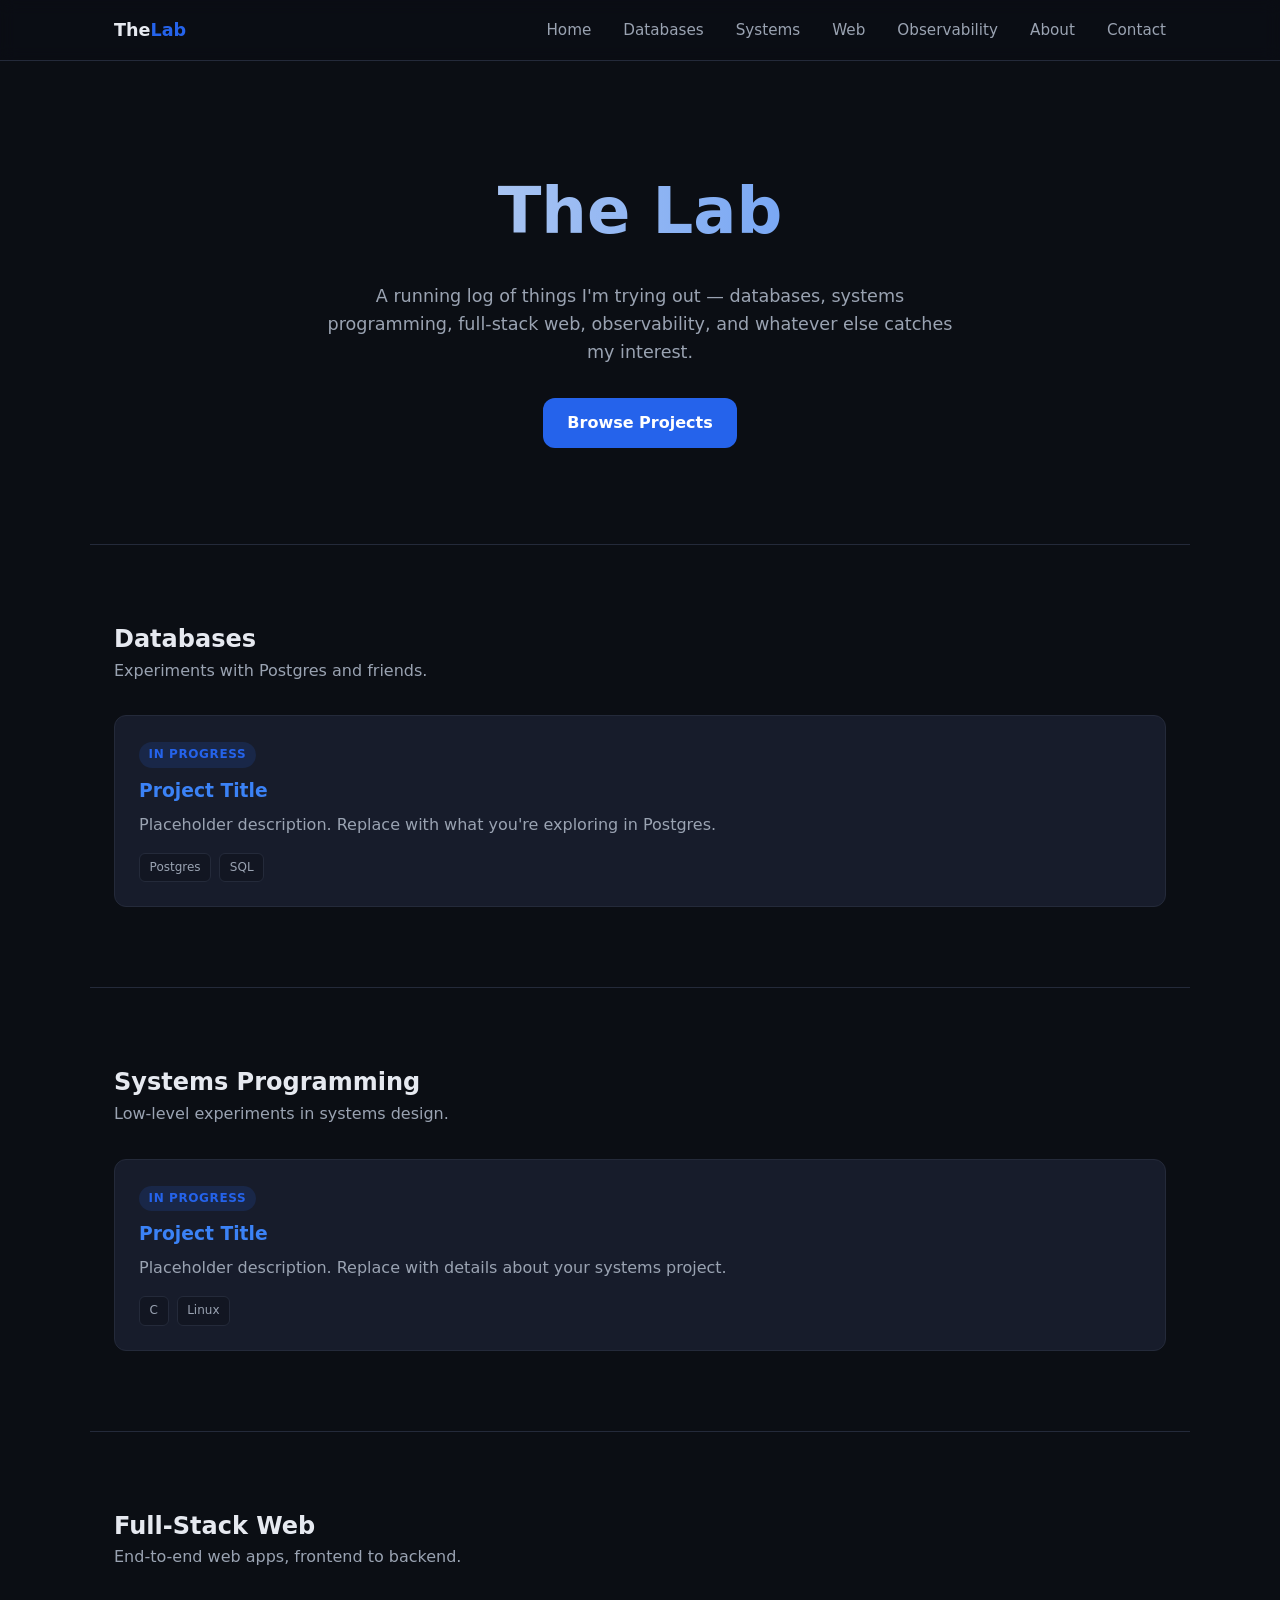
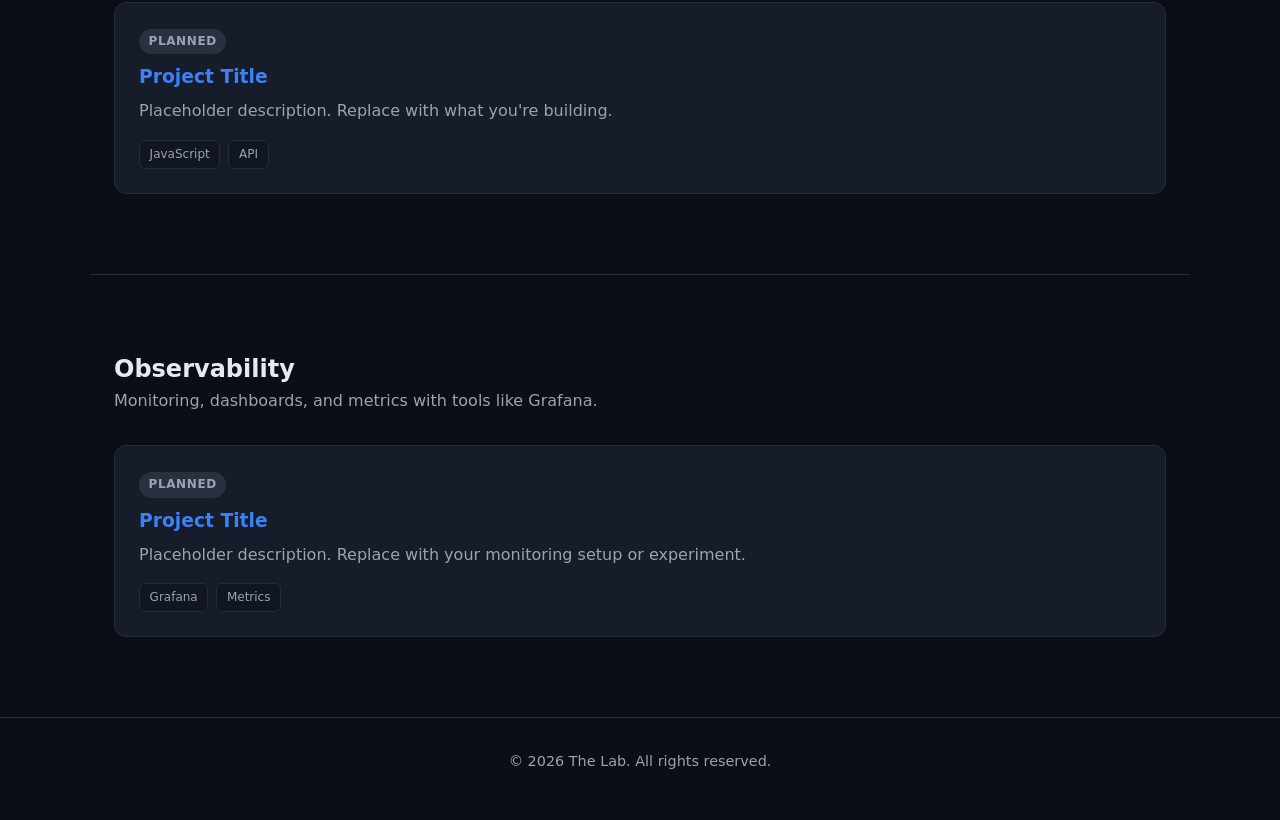
<file: index.html>
<!DOCTYPE html>
<html lang="en">
<head>
  <meta charset="UTF-8" />
  <meta name="viewport" content="width=device-width, initial-scale=1.0" />
  <title>The Lab</title>
  <link rel="stylesheet" href="styles.css" />
</head>
<body>
  <header class="site-header">
    <nav class="navbar">
      <a href="#home" class="logo">The<span>Lab</span></a>
      <ul class="nav-links">
        <li><a href="#home">Home</a></li>
        <li><a href="#databases">Databases</a></li>
        <li><a href="#systems">Systems</a></li>
        <li><a href="#web">Web</a></li>
        <li><a href="#observability">Observability</a></li>
        <li><a href="#about">About</a></li>
        <li><a href="#contact">Contact</a></li>
      </ul>
      <button class="nav-toggle" aria-label="Toggle navigation">
        <span></span>
        <span></span>
        <span></span>
      </button>
    </nav>
  </header>

  <main>
    <section id="home" class="hero">
      <div class="hero-content">
        <h1>The Lab</h1>
        <p class="tagline">
          A running log of things I'm trying out — databases, systems programming,
          full-stack web, observability, and whatever else catches my interest.
        </p>
        <div class="hero-actions">
          <a href="#databases" class="btn btn-primary">Browse Projects</a>
        </div>
      </div>
    </section>

    <section id="databases" class="projects">
      <h2>Databases</h2>
      <p class="section-intro">Experiments with Postgres and friends.</p>
      <div class="card-grid">
        <article class="card">
          <span class="status status-progress">In Progress</span>
          <h3>Project Title</h3>
          <p>Placeholder description. Replace with what you're exploring in Postgres.</p>
          <div class="tags">
            <span class="tag">Postgres</span>
            <span class="tag">SQL</span>
          </div>
        </article>
      </div>
    </section>

    <section id="systems" class="projects">
      <h2>Systems Programming</h2>
      <p class="section-intro">Low-level experiments in systems design.</p>
      <div class="card-grid">
        <article class="card">
          <span class="status status-progress">In Progress</span>
          <h3>Project Title</h3>
          <p>Placeholder description. Replace with details about your systems project.</p>
          <div class="tags">
            <span class="tag">C</span>
            <span class="tag">Linux</span>
          </div>
        </article>
      </div>
    </section>

    <section id="web" class="projects">
      <h2>Full-Stack Web</h2>
      <p class="section-intro">End-to-end web apps, frontend to backend.</p>
      <div class="card-grid">
        <article class="card">
          <span class="status status-planned">Planned</span>
          <h3>Project Title</h3>
          <p>Placeholder description. Replace with what you're building.</p>
          <div class="tags">
            <span class="tag">JavaScript</span>
            <span class="tag">API</span>
          </div>
        </article>
      </div>
    </section>

    <section id="observability" class="projects">
      <h2>Observability</h2>
      <p class="section-intro">Monitoring, dashboards, and metrics with tools like Grafana.</p>
      <div class="card-grid">
        <article class="card">
          <span class="status status-planned">Planned</span>
          <h3>Project Title</h3>
          <p>Placeholder description. Replace with your monitoring setup or experiment.</p>
          <div class="tags">
            <span class="tag">Grafana</span>
            <span class="tag">Metrics</span>
          </div>
        </article>
      </div>
    </section>

  <footer class="site-footer">
    <p>&copy; <span id="year"></span> The Lab. All rights reserved.</p>
  </footer>

  <script src="script.js"></script>
</body>
</html>
</file>
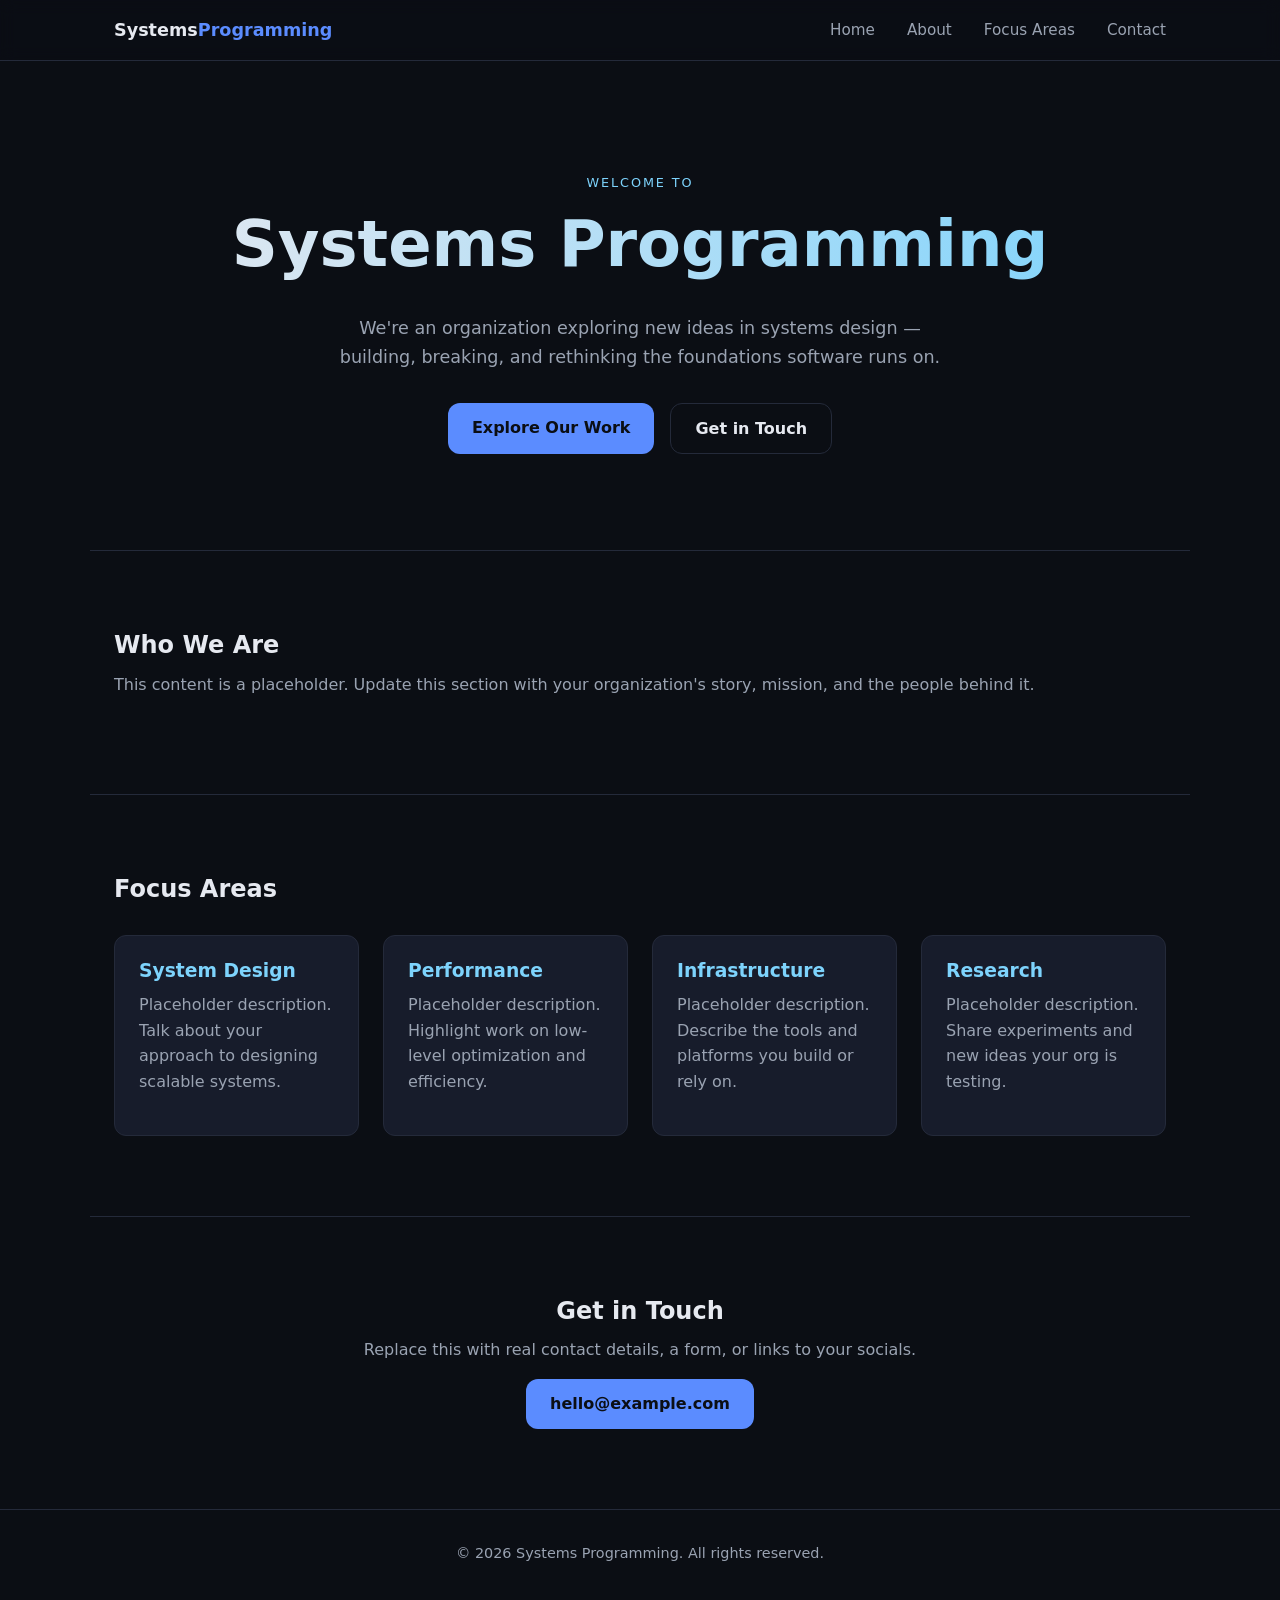
<file: web/index.html>
<!DOCTYPE html>
<html lang="en">
<head>
  <meta charset="UTF-8" />
  <meta name="viewport" content="width=device-width, initial-scale=1.0" />
  <title>Systems Programming Org</title>
  <link rel="stylesheet" href="styles.css" />
</head>
<body>
  <header class="site-header">
    <nav class="navbar">
      <a href="#home" class="logo">Systems<span>Programming</span></a>
      <ul class="nav-links">
        <li><a href="#home">Home</a></li>
        <li><a href="#about">About</a></li>
        <li><a href="#focus">Focus Areas</a></li>
        <li><a href="#contact">Contact</a></li>
      </ul>
      <button class="nav-toggle" aria-label="Toggle navigation">
        <span></span>
        <span></span>
        <span></span>
      </button>
    </nav>
  </header>

  <main>
    <section id="home" class="hero">
      <div class="hero-content">
        <p class="eyebrow">Welcome to</p>
        <h1>Systems Programming</h1>
        <p class="tagline">
          We're an organization exploring new ideas in systems design — building,
          breaking, and rethinking the foundations software runs on.
        </p>
        <div class="hero-actions">
          <a href="#focus" class="btn btn-primary">Explore Our Work</a>
          <a href="#contact" class="btn btn-secondary">Get in Touch</a>
        </div>
      </div>
    </section>

    <section id="about" class="about">
      <h2>Who We Are</h2>
      <p>
        This content is a placeholder. Update this section with your
        organization's story, mission, and the people behind it.
      </p>
    </section>

    <section id="focus" class="focus">
      <h2>Focus Areas</h2>
      <div class="card-grid">
        <article class="card">
          <h3>System Design</h3>
          <p>Placeholder description. Talk about your approach to designing scalable systems.</p>
        </article>
        <article class="card">
          <h3>Performance</h3>
          <p>Placeholder description. Highlight work on low-level optimization and efficiency.</p>
        </article>
        <article class="card">
          <h3>Infrastructure</h3>
          <p>Placeholder description. Describe the tools and platforms you build or rely on.</p>
        </article>
        <article class="card">
          <h3>Research</h3>
          <p>Placeholder description. Share experiments and new ideas your org is testing.</p>
        </article>
      </div>
    </section>

    <section id="contact" class="contact">
      <h2>Get in Touch</h2>
      <p>Replace this with real contact details, a form, or links to your socials.</p>
      <a href="mailto:hello@example.com" class="btn btn-primary">hello@example.com</a>
    </section>
  </main>

  <footer class="site-footer">
    <p>&copy; <span id="year"></span> Systems Programming. All rights reserved.</p>
  </footer>

  <script src="script.js"></script>
</body>
</html>
</file>
<file: styles.css>
:root {
  --bg: #0b0e14;
  --bg-alt: #121622;
  --surface: #171c2b;
  --text: #e6e9f0;
  --text-muted: #9aa3b2;
  --accent: #2563eb;
  --accent-alt: #3b82f6;
  --border: #242a3a;
  --radius: 12px;
  --max-width: 1100px;
}

* {
  box-sizing: border-box;
}

html {
  scroll-behavior: smooth;
}

body {
  margin: 0;
  font-family: "Segoe UI", system-ui, -apple-system, sans-serif;
  background: var(--bg);
  color: var(--text);
  line-height: 1.6;
}

h1, h2, h3 {
  line-height: 1.2;
  margin: 0 0 0.5em;
}

p {
  margin: 0 0 1em;
  color: var(--text-muted);
}

a {
  color: var(--accent-alt);
}

/* Header */
.site-header {
  position: sticky;
  top: 0;
  z-index: 100;
  background: rgba(11, 14, 20, 0.85);
  backdrop-filter: blur(8px);
  border-bottom: 1px solid var(--border);
}

.navbar {
  max-width: var(--max-width);
  margin: 0 auto;
  display: flex;
  align-items: center;
  justify-content: space-between;
  padding: 1rem 1.5rem;
}

.logo {
  font-weight: 700;
  font-size: 1.1rem;
  color: var(--text);
  text-decoration: none;
}

.logo span {
  color: var(--accent);
}

.nav-links {
  list-style: none;
  display: flex;
  gap: 2rem;
  margin: 0;
  padding: 0;
}

.nav-links a {
  color: var(--text-muted);
  text-decoration: none;
  font-size: 0.95rem;
  transition: color 0.2s ease;
}

.nav-links a:hover {
  color: var(--text);
}

.nav-toggle {
  display: none;
  flex-direction: column;
  gap: 5px;
  background: none;
  border: none;
  cursor: pointer;
  padding: 0.5rem;
}

.nav-toggle span {
  width: 24px;
  height: 2px;
  background: var(--text);
  display: block;
}

/* Hero */
.hero {
  max-width: var(--max-width);
  margin: 0 auto;
  padding: 7rem 1.5rem 6rem;
  text-align: center;
}

.eyebrow {
  text-transform: uppercase;
  letter-spacing: 0.15em;
  font-size: 0.8rem;
  color: var(--accent-alt);
  margin-bottom: 0.75rem;
}

.hero h1 {
  font-size: clamp(2.5rem, 6vw, 4rem);
  background: linear-gradient(90deg, var(--text), var(--accent-alt));
  -webkit-background-clip: text;
  background-clip: text;
  color: transparent;
}

.tagline {
  max-width: 640px;
  margin: 1rem auto 2rem;
  font-size: 1.1rem;
}

.hero-actions {
  display: flex;
  gap: 1rem;
  justify-content: center;
  flex-wrap: wrap;
}

.btn {
  display: inline-block;
  padding: 0.75rem 1.5rem;
  border-radius: var(--radius);
  text-decoration: none;
  font-weight: 600;
  transition: transform 0.15s ease, opacity 0.15s ease;
}

.btn:hover {
  transform: translateY(-2px);
}

.btn-primary {
  background: var(--accent);
  color: #fff;
}

.btn-secondary {
  background: transparent;
  color: var(--text);
  border: 1px solid var(--border);
}

/* Sections */
section {
  max-width: var(--max-width);
  margin: 0 auto;
  padding: 5rem 1.5rem;
}

.projects, .about, .contact {
  border-top: 1px solid var(--border);
}

.section-intro {
  margin-top: -0.5rem;
}

.card-grid {
  display: grid;
  grid-template-columns: repeat(auto-fit, minmax(220px, 1fr));
  gap: 1.5rem;
  margin-top: 2rem;
}

.card {
  background: var(--surface);
  border: 1px solid var(--border);
  border-radius: var(--radius);
  padding: 1.5rem;
  transition: border-color 0.2s ease, transform 0.2s ease;
}

.card:hover {
  border-color: var(--accent);
  transform: translateY(-4px);
}

.card h3 {
  color: var(--accent-alt);
  margin-top: 0.75rem;
}

.status {
  display: inline-block;
  font-size: 0.75rem;
  font-weight: 600;
  text-transform: uppercase;
  letter-spacing: 0.05em;
  padding: 0.2rem 0.6rem;
  border-radius: 999px;
}

.status-progress {
  background: rgba(37, 99, 235, 0.15);
  color: var(--accent);
}

.status-planned {
  background: rgba(154, 163, 178, 0.15);
  color: var(--text-muted);
}

.status-done {
  background: rgba(59, 130, 246, 0.15);
  color: var(--accent-alt);
}

.tags {
  display: flex;
  flex-wrap: wrap;
  gap: 0.5rem;
  margin-top: 1rem;
}

.tag {
  font-size: 0.75rem;
  background: var(--bg-alt);
  border: 1px solid var(--border);
  color: var(--text-muted);
  padding: 0.25rem 0.6rem;
  border-radius: 6px;
}

.contact {
  text-align: center;
}

/* Footer */
.site-footer {
  border-top: 1px solid var(--border);
  text-align: center;
  padding: 2rem 1.5rem;
  color: var(--text-muted);
  font-size: 0.9rem;
}

/* Responsive nav */
@media (max-width: 720px) {
  .nav-links {
    position: absolute;
    top: 100%;
    left: 0;
    right: 0;
    background: var(--bg-alt);
    flex-direction: column;
    gap: 0;
    display: none;
    border-bottom: 1px solid var(--border);
  }

  .nav-links.open {
    display: flex;
  }

  .nav-links li {
    border-top: 1px solid var(--border);
  }

  .nav-links a {
    display: block;
    padding: 1rem 1.5rem;
  }

  .nav-toggle {
    display: flex;
  }
}
</file>
<file: web/styles.css>
:root {
  --bg: #0b0e14;
  --bg-alt: #121622;
  --surface: #171c2b;
  --text: #e6e9f0;
  --text-muted: #9aa3b2;
  --accent: #5b8cff;
  --accent-alt: #7dd3fc;
  --border: #242a3a;
  --radius: 12px;
  --max-width: 1100px;
}

* {
  box-sizing: border-box;
}

html {
  scroll-behavior: smooth;
}

body {
  margin: 0;
  font-family: "Segoe UI", system-ui, -apple-system, sans-serif;
  background: var(--bg);
  color: var(--text);
  line-height: 1.6;
}

h1, h2, h3 {
  line-height: 1.2;
  margin: 0 0 0.5em;
}

p {
  margin: 0 0 1em;
  color: var(--text-muted);
}

a {
  color: var(--accent-alt);
}

/* Header */
.site-header {
  position: sticky;
  top: 0;
  z-index: 100;
  background: rgba(11, 14, 20, 0.85);
  backdrop-filter: blur(8px);
  border-bottom: 1px solid var(--border);
}

.navbar {
  max-width: var(--max-width);
  margin: 0 auto;
  display: flex;
  align-items: center;
  justify-content: space-between;
  padding: 1rem 1.5rem;
}

.logo {
  font-weight: 700;
  font-size: 1.1rem;
  color: var(--text);
  text-decoration: none;
}

.logo span {
  color: var(--accent);
}

.nav-links {
  list-style: none;
  display: flex;
  gap: 2rem;
  margin: 0;
  padding: 0;
}

.nav-links a {
  color: var(--text-muted);
  text-decoration: none;
  font-size: 0.95rem;
  transition: color 0.2s ease;
}

.nav-links a:hover {
  color: var(--text);
}

.nav-toggle {
  display: none;
  flex-direction: column;
  gap: 5px;
  background: none;
  border: none;
  cursor: pointer;
  padding: 0.5rem;
}

.nav-toggle span {
  width: 24px;
  height: 2px;
  background: var(--text);
  display: block;
}

/* Hero */
.hero {
  max-width: var(--max-width);
  margin: 0 auto;
  padding: 7rem 1.5rem 6rem;
  text-align: center;
}

.eyebrow {
  text-transform: uppercase;
  letter-spacing: 0.15em;
  font-size: 0.8rem;
  color: var(--accent-alt);
  margin-bottom: 0.75rem;
}

.hero h1 {
  font-size: clamp(2.5rem, 6vw, 4rem);
  background: linear-gradient(90deg, var(--text), var(--accent-alt));
  -webkit-background-clip: text;
  background-clip: text;
  color: transparent;
}

.tagline {
  max-width: 640px;
  margin: 1rem auto 2rem;
  font-size: 1.1rem;
}

.hero-actions {
  display: flex;
  gap: 1rem;
  justify-content: center;
  flex-wrap: wrap;
}

.btn {
  display: inline-block;
  padding: 0.75rem 1.5rem;
  border-radius: var(--radius);
  text-decoration: none;
  font-weight: 600;
  transition: transform 0.15s ease, opacity 0.15s ease;
}

.btn:hover {
  transform: translateY(-2px);
}

.btn-primary {
  background: var(--accent);
  color: #0b0e14;
}

.btn-secondary {
  background: transparent;
  color: var(--text);
  border: 1px solid var(--border);
}

/* Sections */
section {
  max-width: var(--max-width);
  margin: 0 auto;
  padding: 5rem 1.5rem;
}

.about, .focus, .contact {
  border-top: 1px solid var(--border);
}

.card-grid {
  display: grid;
  grid-template-columns: repeat(auto-fit, minmax(220px, 1fr));
  gap: 1.5rem;
  margin-top: 2rem;
}

.card {
  background: var(--surface);
  border: 1px solid var(--border);
  border-radius: var(--radius);
  padding: 1.5rem;
  transition: border-color 0.2s ease, transform 0.2s ease;
}

.card:hover {
  border-color: var(--accent);
  transform: translateY(-4px);
}

.card h3 {
  color: var(--accent-alt);
}

.contact {
  text-align: center;
}

/* Footer */
.site-footer {
  border-top: 1px solid var(--border);
  text-align: center;
  padding: 2rem 1.5rem;
  color: var(--text-muted);
  font-size: 0.9rem;
}

/* Responsive nav */
@media (max-width: 720px) {
  .nav-links {
    position: absolute;
    top: 100%;
    left: 0;
    right: 0;
    background: var(--bg-alt);
    flex-direction: column;
    gap: 0;
    display: none;
    border-bottom: 1px solid var(--border);
  }

  .nav-links.open {
    display: flex;
  }

  .nav-links li {
    border-top: 1px solid var(--border);
  }

  .nav-links a {
    display: block;
    padding: 1rem 1.5rem;
  }

  .nav-toggle {
    display: flex;
  }
}
</file>
